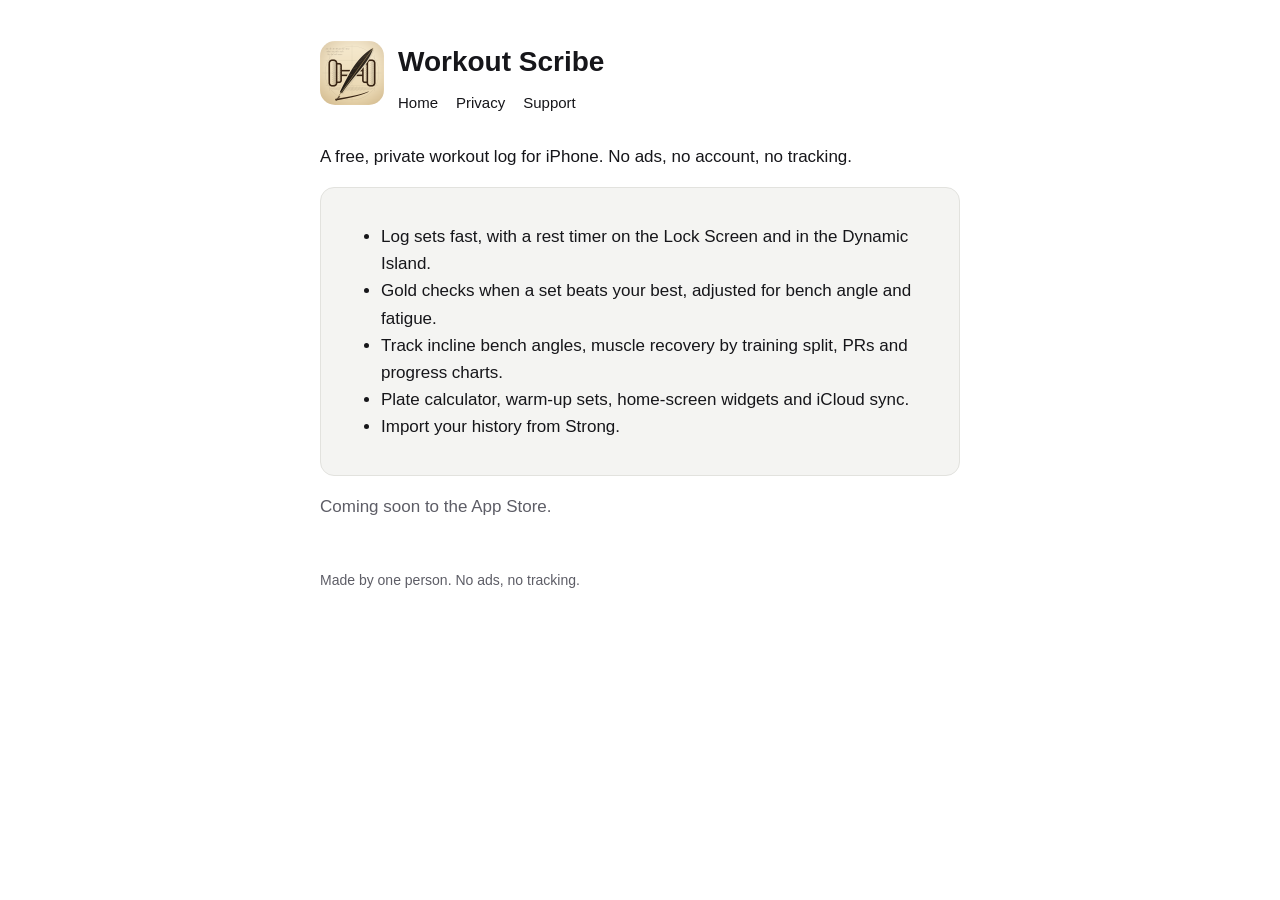
<file: index.html>
<!doctype html>
<html lang="en">
<head>
<meta charset="utf-8">
<meta name="viewport" content="width=device-width, initial-scale=1">
<title>Workout Scribe</title>
<meta name="description" content="A free, private workout log for iPhone.">
<link rel="icon" href="icon.png">
<link rel="stylesheet" href="style.css">
</head>
<body>
<main>
<header>
  <a href="./"><img src="icon.png" alt=""></a>
  <div>
    <h1><a href="./">Workout Scribe</a></h1>
    <nav><a href="./">Home</a><a href="privacy.html">Privacy</a><a href="support.html">Support</a></nav>
  </div>
</header>
<p>A free, private workout log for iPhone. No ads, no account, no tracking.</p>
<div class="card">
  <ul>
    <li>Log sets fast, with a rest timer on the Lock Screen and in the Dynamic Island.</li>
    <li>Gold checks when a set beats your best, adjusted for bench angle and fatigue.</li>
    <li>Track incline bench angles, muscle recovery by training split, PRs and progress charts.</li>
    <li>Plate calculator, warm-up sets, home-screen widgets and iCloud sync.</li>
    <li>Import your history from Strong.</li>
  </ul>
</div>
<p class="muted">Coming soon to the App Store.</p>
<footer>Made by one person. No ads, no tracking.</footer>
</main>
</body>
</html>
</file>
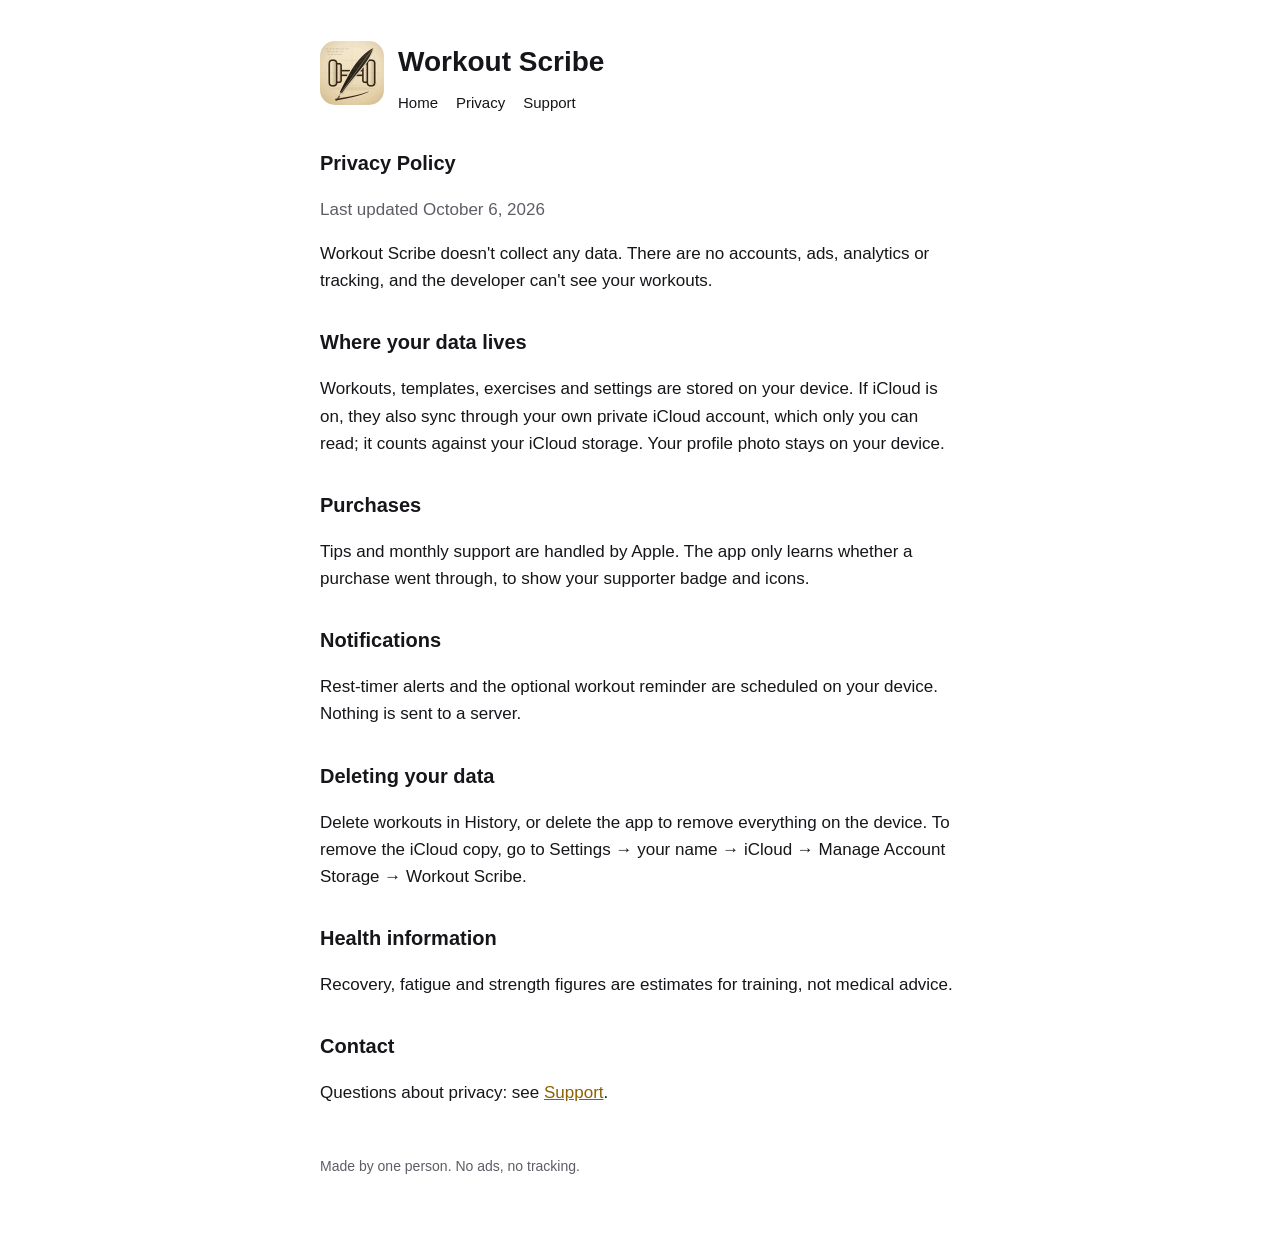
<file: privacy.html>
<!doctype html>
<html lang="en">
<head>
<meta charset="utf-8">
<meta name="viewport" content="width=device-width, initial-scale=1">
<title>Workout Scribe Privacy Policy</title>
<meta name="description" content="Workout Scribe collects no data.">
<link rel="icon" href="icon.png">
<link rel="stylesheet" href="style.css">
</head>
<body>
<main>
<header>
  <a href="./"><img src="icon.png" alt=""></a>
  <div>
    <h1><a href="./">Workout Scribe</a></h1>
    <nav><a href="./">Home</a><a href="privacy.html">Privacy</a><a href="support.html">Support</a></nav>
  </div>
</header>
<h2>Privacy Policy</h2>
<p class="muted">Last updated October 6, 2026</p>
<p>Workout Scribe doesn't collect any data. There are no accounts, ads, analytics or tracking, and the developer can't see your workouts.</p>
<h2>Where your data lives</h2>
<p>Workouts, templates, exercises and settings are stored on your device. If iCloud is on, they also sync through your own private iCloud account, which only you can read; it counts against your iCloud storage. Your profile photo stays on your device.</p>
<h2>Purchases</h2>
<p>Tips and monthly support are handled by Apple. The app only learns whether a purchase went through, to show your supporter badge and icons.</p>
<h2>Notifications</h2>
<p>Rest-timer alerts and the optional workout reminder are scheduled on your device. Nothing is sent to a server.</p>
<h2>Deleting your data</h2>
<p>Delete workouts in History, or delete the app to remove everything on the device. To remove the iCloud copy, go to Settings → your name → iCloud → Manage Account Storage → Workout Scribe.</p>
<h2>Health information</h2>
<p>Recovery, fatigue and strength figures are estimates for training, not medical advice.</p>
<h2>Contact</h2>
<p>Questions about privacy: see <a href="support.html">Support</a>.</p>
<footer>Made by one person. No ads, no tracking.</footer>
</main>
</body>
</html>
</file>
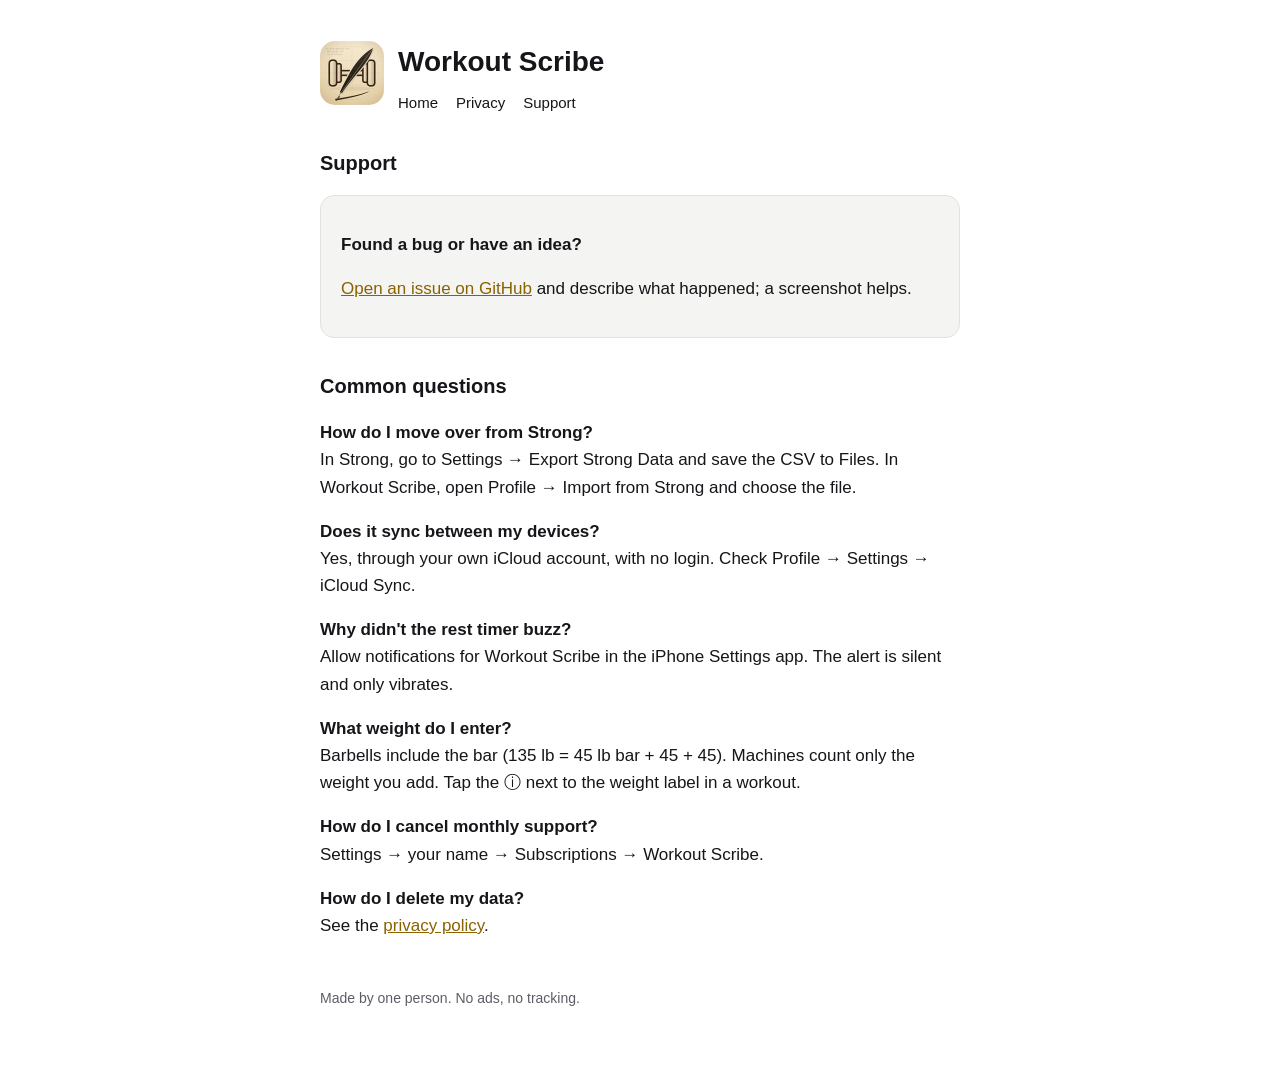
<file: support.html>
<!doctype html>
<html lang="en">
<head>
<meta charset="utf-8">
<meta name="viewport" content="width=device-width, initial-scale=1">
<title>Workout Scribe Support</title>
<meta name="description" content="Help and contact for Workout Scribe.">
<link rel="icon" href="icon.png">
<link rel="stylesheet" href="style.css">
</head>
<body>
<main>
<header>
  <a href="./"><img src="icon.png" alt=""></a>
  <div>
    <h1><a href="./">Workout Scribe</a></h1>
    <nav><a href="./">Home</a><a href="privacy.html">Privacy</a><a href="support.html">Support</a></nav>
  </div>
</header>
<h2>Support</h2>
<div class="card">
  <p><strong>Found a bug or have an idea?</strong></p>
  <p><a href="https://github.com/Turtdle/workoutscribe/issues/new">Open an issue on GitHub</a> and describe what happened; a screenshot helps.</p>
</div>
<h2>Common questions</h2>
<p><strong>How do I move over from Strong?</strong><br>In Strong, go to Settings → Export Strong Data and save the CSV to Files. In Workout Scribe, open Profile → Import from Strong and choose the file.</p>
<p><strong>Does it sync between my devices?</strong><br>Yes, through your own iCloud account, with no login. Check Profile → Settings → iCloud Sync.</p>
<p><strong>Why didn't the rest timer buzz?</strong><br>Allow notifications for Workout Scribe in the iPhone Settings app. The alert is silent and only vibrates.</p>
<p><strong>What weight do I enter?</strong><br>Barbells include the bar (135 lb = 45 lb bar + 45 + 45). Machines count only the weight you add. Tap the ⓘ next to the weight label in a workout.</p>
<p><strong>How do I cancel monthly support?</strong><br>Settings → your name → Subscriptions → Workout Scribe.</p>
<p><strong>How do I delete my data?</strong><br>See the <a href="privacy.html">privacy policy</a>.</p>
<footer>Made by one person. No ads, no tracking.</footer>
</main>
</body>
</html>
</file>
<file: style.css>
:root { --bg: #ffffff; --text: #16161a; --muted: #5d5d66; --card: #f4f4f2; --accent: #8a6200; --line: #e2e2de; }
@media (prefers-color-scheme: dark) {
  :root { --bg: #0b0b0c; --text: #f5f5f4; --muted: #a1a1aa; --card: #18181b; --accent: #e8b84a; --line: #2a2a2e; }
}
* { box-sizing: border-box; }
body { margin: 0; background: var(--bg); color: var(--text); font: 17px/1.6 -apple-system, BlinkMacSystemFont, "Segoe UI", Roboto, sans-serif; }
main { max-width: 680px; margin: 0 auto; padding: 40px 20px 64px; }
header { display: flex; align-items: center; gap: 14px; margin-bottom: 28px; }
header img { width: 64px; height: 64px; border-radius: 15px; }
header a { color: inherit; text-decoration: none; }
h1 { font-size: 28px; margin: 0; }
h2 { font-size: 20px; margin: 32px 0 8px; }
p, li { color: var(--text); }
.muted { color: var(--muted); }
a { color: var(--accent); }
nav { display: flex; gap: 18px; margin: 6px 0 0; font-size: 15px; }
.card { background: var(--card); border: 1px solid var(--line); border-radius: 14px; padding: 18px 20px; margin: 16px 0; }
footer { margin-top: 48px; font-size: 14px; color: var(--muted); }
</file>
